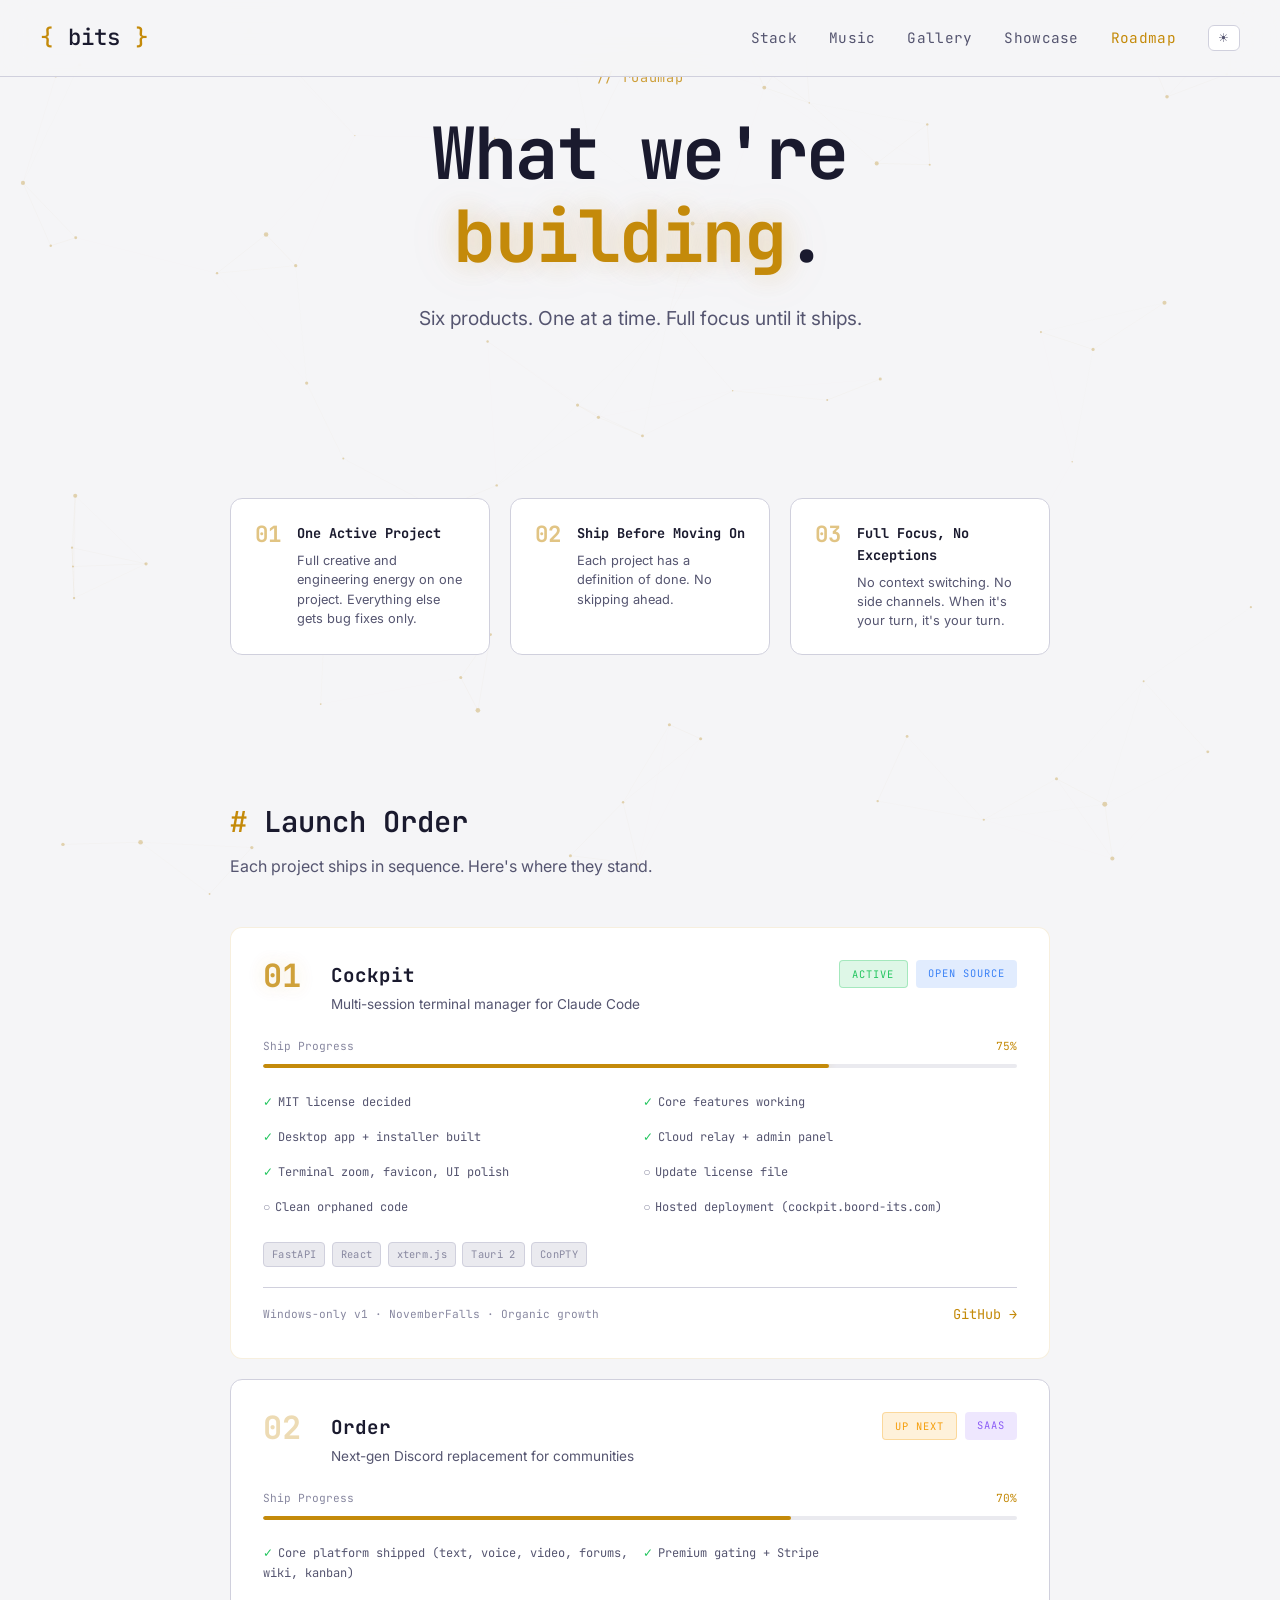
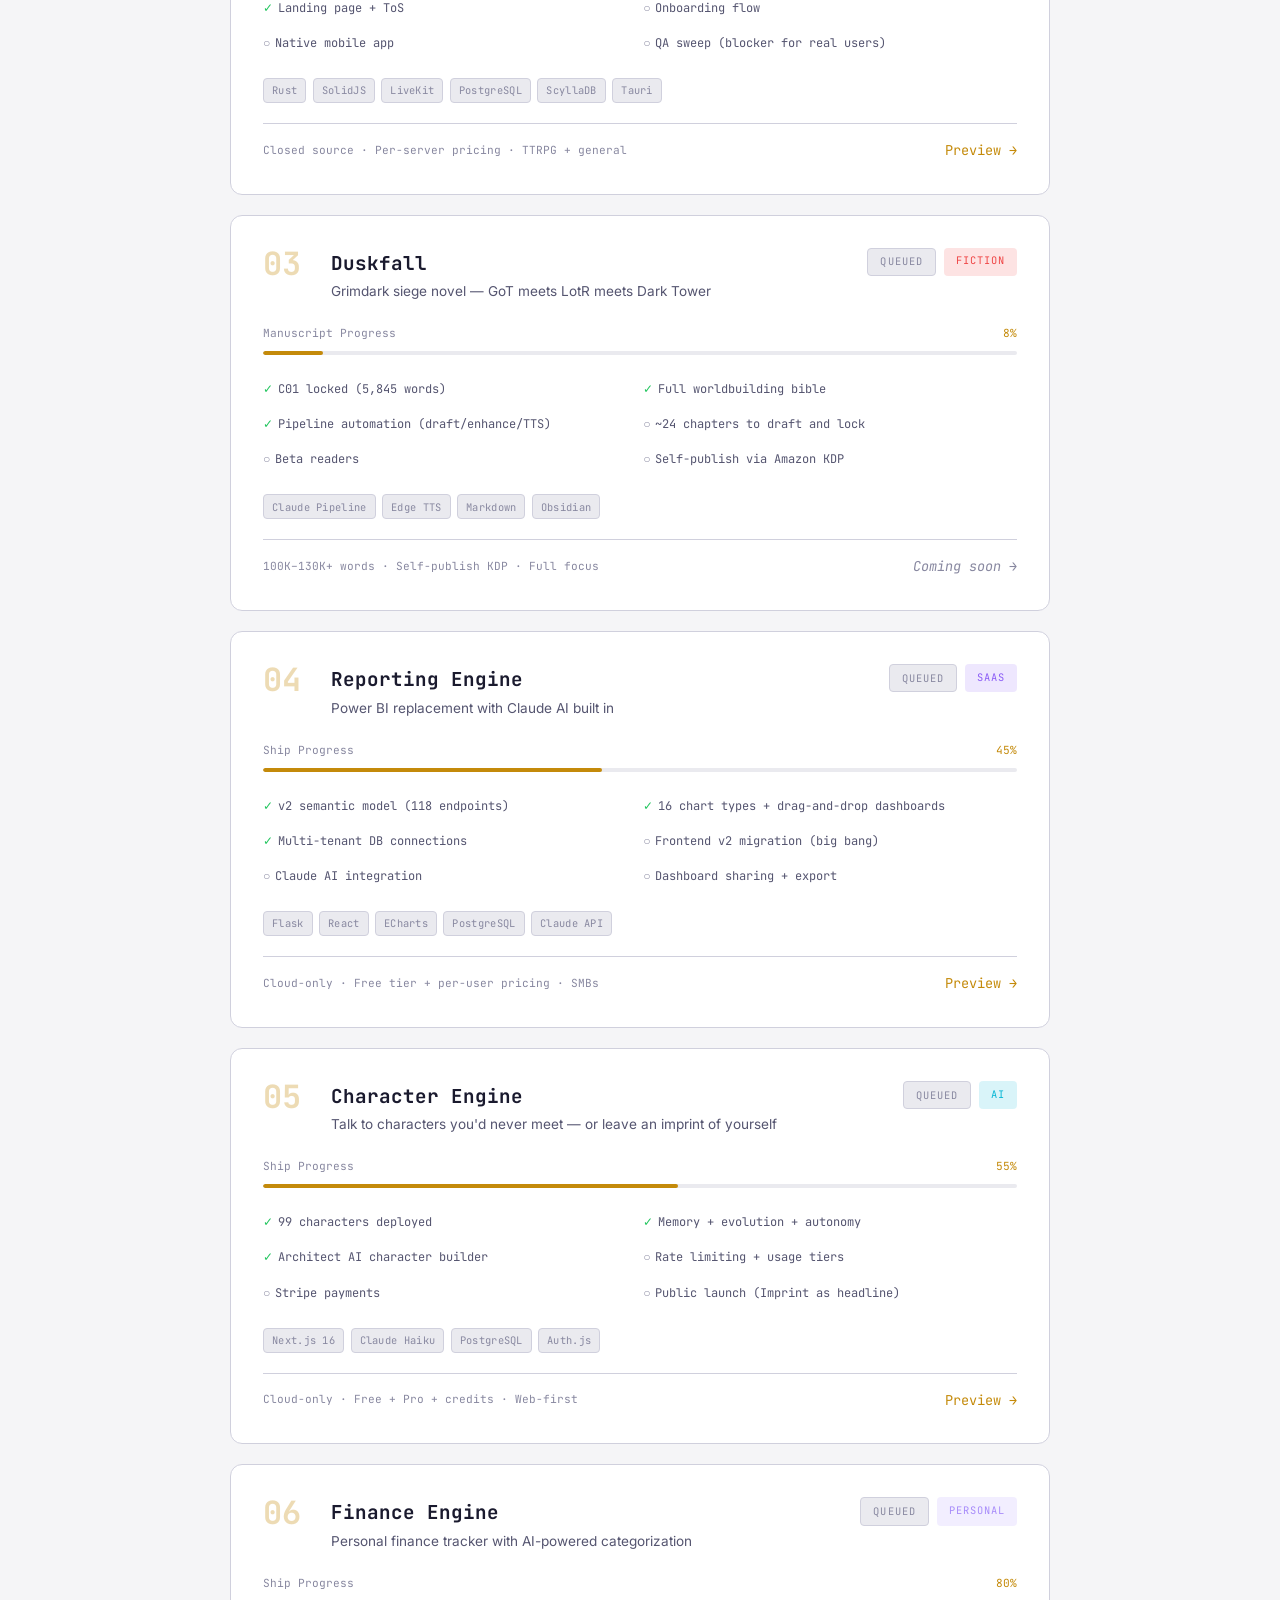
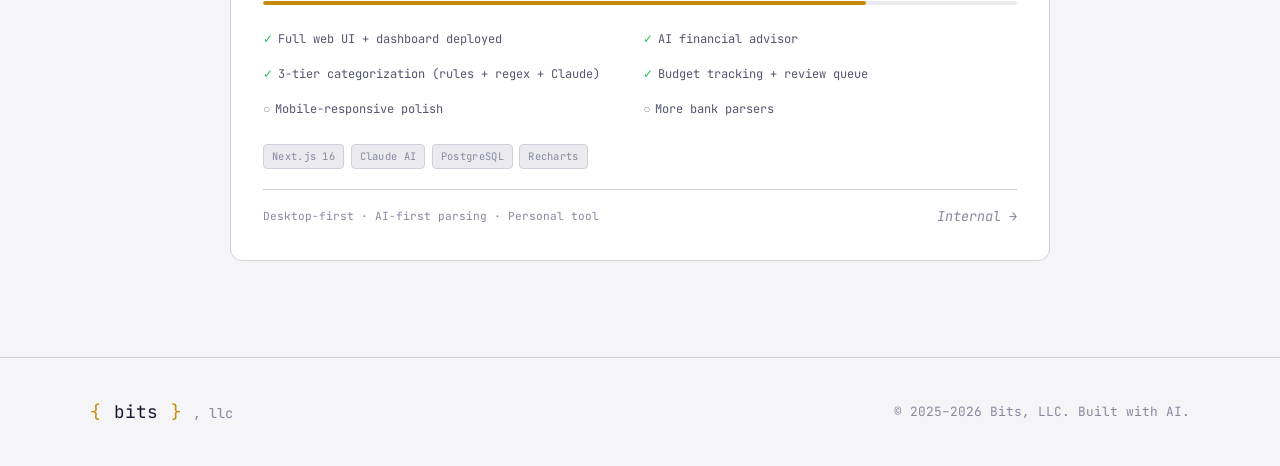
<file: roadmap.html>
<!DOCTYPE html>
<html lang="en">
<head>
  <meta charset="UTF-8">
  <meta name="viewport" content="width=device-width, initial-scale=1.0">
  <title>Roadmap | Bits, LLC</title>
  <meta name="description" content="What we're building and where each project stands. Six products, one at a time.">
  <link rel="stylesheet" href="styles.css">
  <link rel="preconnect" href="https://fonts.googleapis.com">
  <link rel="preconnect" href="https://fonts.gstatic.com" crossorigin>
  <link href="https://fonts.googleapis.com/css2?family=JetBrains+Mono:wght@300;400;500;700&family=Inter:wght@300;400;500;600&display=swap" rel="stylesheet">
</head>
<body>
  <canvas id="nodeGraph"></canvas>

  <!-- Navigation -->
  <nav class="nav">
    <a href="/" class="nav-logo" style="text-decoration:none;">
      <span class="logo-bracket">{</span>
      <span class="logo-text">bits</span>
      <span class="logo-bracket">}</span>
    </a>
    <div class="nav-links">
      <a href="/#stack">Stack</a>
      <a href="/#music">Music</a>
      <a href="/#gallery">Gallery</a>
      <a href="/#showcase">Showcase</a>
      <a href="/roadmap" class="nav-active">Roadmap</a>
      <button class="theme-toggle" id="themeToggle" title="Switch theme">
        <span id="themeIcon">&#9790;</span>
      </button>
    </div>
  </nav>

  <!-- Roadmap Hero -->
  <section class="roadmap-hero">
    <div class="roadmap-hero-content">
      <p class="hero-tag">// roadmap</p>
      <h1 class="hero-title">
        What we're <span class="glow">building</span>.
      </h1>
      <p class="hero-sub">
        Six products. One at a time. Full focus until it ships.
      </p>
    </div>
  </section>

  <!-- The Rules -->
  <section class="roadmap-section">
    <div class="roadmap-rules">
      <div class="rule">
        <span class="rule-num">01</span>
        <div>
          <h4>One Active Project</h4>
          <p>Full creative and engineering energy on one project. Everything else gets bug fixes only.</p>
        </div>
      </div>
      <div class="rule">
        <span class="rule-num">02</span>
        <div>
          <h4>Ship Before Moving On</h4>
          <p>Each project has a definition of done. No skipping ahead.</p>
        </div>
      </div>
      <div class="rule">
        <span class="rule-num">03</span>
        <div>
          <h4>Full Focus, No Exceptions</h4>
          <p>No context switching. No side channels. When it's your turn, it's your turn.</p>
        </div>
      </div>
    </div>
  </section>

  <!-- Project Cards -->
  <section class="roadmap-section">
    <h2 class="section-title"><span class="accent">#</span> Launch Order</h2>
    <p class="section-sub">Each project ships in sequence. Here's where they stand.</p>

    <div class="roadmap-grid">

      <!-- 1. Cockpit -->
      <div class="roadmap-card active-project">
        <div class="roadmap-card-header">
          <div class="roadmap-order">01</div>
          <div class="roadmap-card-title">
            <h3>Cockpit</h3>
            <p class="roadmap-oneliner">Multi-session terminal manager for Claude Code</p>
          </div>
          <div class="roadmap-badges">
            <span class="stage-badge stage-active">Active</span>
            <span class="type-badge type-oss">Open Source</span>
          </div>
        </div>
        <div class="roadmap-progress">
          <div class="progress-label">
            <span>Ship Progress</span>
            <span class="progress-pct">75%</span>
          </div>
          <div class="roadmap-bar">
            <div class="roadmap-bar-fill" style="width: 75%"></div>
          </div>
        </div>
        <div class="roadmap-criteria">
          <div class="criteria-item done">MIT license decided</div>
          <div class="criteria-item done">Core features working</div>
          <div class="criteria-item done">Desktop app + installer built</div>
          <div class="criteria-item done">Cloud relay + admin panel</div>
          <div class="criteria-item done">Terminal zoom, favicon, UI polish</div>
          <div class="criteria-item pending">Update license file</div>
          <div class="criteria-item pending">Clean orphaned code</div>
          <div class="criteria-item pending">Hosted deployment (cockpit.boord-its.com)</div>
        </div>
        <div class="roadmap-tags">
          <span class="showcase-tag">FastAPI</span>
          <span class="showcase-tag">React</span>
          <span class="showcase-tag">xterm.js</span>
          <span class="showcase-tag">Tauri 2</span>
          <span class="showcase-tag">ConPTY</span>
        </div>
        <div class="roadmap-card-footer">
          <span class="roadmap-scope">Windows-only v1 &middot; NovemberFalls &middot; Organic growth</span>
          <a href="https://github.com/NovemberFalls/claude-cockpit" target="_blank" class="showcase-link live">GitHub &rarr;</a>
        </div>
      </div>

      <!-- 2. Order -->
      <div class="roadmap-card">
        <div class="roadmap-card-header">
          <div class="roadmap-order">02</div>
          <div class="roadmap-card-title">
            <h3>Order</h3>
            <p class="roadmap-oneliner">Next-gen Discord replacement for communities</p>
          </div>
          <div class="roadmap-badges">
            <span class="stage-badge stage-waiting">Up Next</span>
            <span class="type-badge type-saas">SaaS</span>
          </div>
        </div>
        <div class="roadmap-progress">
          <div class="progress-label">
            <span>Ship Progress</span>
            <span class="progress-pct">70%</span>
          </div>
          <div class="roadmap-bar">
            <div class="roadmap-bar-fill" style="width: 70%"></div>
          </div>
        </div>
        <div class="roadmap-criteria">
          <div class="criteria-item done">Core platform shipped (text, voice, video, forums, wiki, kanban)</div>
          <div class="criteria-item done">Premium gating + Stripe</div>
          <div class="criteria-item done">Landing page + ToS</div>
          <div class="criteria-item pending">Onboarding flow</div>
          <div class="criteria-item pending">Native mobile app</div>
          <div class="criteria-item pending">QA sweep (blocker for real users)</div>
        </div>
        <div class="roadmap-tags">
          <span class="showcase-tag">Rust</span>
          <span class="showcase-tag">SolidJS</span>
          <span class="showcase-tag">LiveKit</span>
          <span class="showcase-tag">PostgreSQL</span>
          <span class="showcase-tag">ScyllaDB</span>
          <span class="showcase-tag">Tauri</span>
        </div>
        <div class="roadmap-card-footer">
          <span class="roadmap-scope">Closed source &middot; Per-server pricing &middot; TTRPG + general</span>
          <a href="https://order.boord-its.com" target="_blank" class="showcase-link live">Preview &rarr;</a>
        </div>
      </div>

      <!-- 3. Duskfall -->
      <div class="roadmap-card">
        <div class="roadmap-card-header">
          <div class="roadmap-order">03</div>
          <div class="roadmap-card-title">
            <h3>Duskfall</h3>
            <p class="roadmap-oneliner">Grimdark siege novel &mdash; GoT meets LotR meets Dark Tower</p>
          </div>
          <div class="roadmap-badges">
            <span class="stage-badge stage-queued">Queued</span>
            <span class="type-badge type-fiction">Fiction</span>
          </div>
        </div>
        <div class="roadmap-progress">
          <div class="progress-label">
            <span>Manuscript Progress</span>
            <span class="progress-pct">8%</span>
          </div>
          <div class="roadmap-bar">
            <div class="roadmap-bar-fill" style="width: 8%"></div>
          </div>
        </div>
        <div class="roadmap-criteria">
          <div class="criteria-item done">C01 locked (5,845 words)</div>
          <div class="criteria-item done">Full worldbuilding bible</div>
          <div class="criteria-item done">Pipeline automation (draft/enhance/TTS)</div>
          <div class="criteria-item pending">~24 chapters to draft and lock</div>
          <div class="criteria-item pending">Beta readers</div>
          <div class="criteria-item pending">Self-publish via Amazon KDP</div>
        </div>
        <div class="roadmap-tags">
          <span class="showcase-tag">Claude Pipeline</span>
          <span class="showcase-tag">Edge TTS</span>
          <span class="showcase-tag">Markdown</span>
          <span class="showcase-tag">Obsidian</span>
        </div>
        <div class="roadmap-card-footer">
          <span class="roadmap-scope">100K&ndash;130K+ words &middot; Self-publish KDP &middot; Full focus</span>
          <span class="showcase-link soon">Coming soon &rarr;</span>
        </div>
      </div>

      <!-- 4. Reporting Engine -->
      <div class="roadmap-card">
        <div class="roadmap-card-header">
          <div class="roadmap-order">04</div>
          <div class="roadmap-card-title">
            <h3>Reporting Engine</h3>
            <p class="roadmap-oneliner">Power BI replacement with Claude AI built in</p>
          </div>
          <div class="roadmap-badges">
            <span class="stage-badge stage-queued">Queued</span>
            <span class="type-badge type-saas">SaaS</span>
          </div>
        </div>
        <div class="roadmap-progress">
          <div class="progress-label">
            <span>Ship Progress</span>
            <span class="progress-pct">45%</span>
          </div>
          <div class="roadmap-bar">
            <div class="roadmap-bar-fill" style="width: 45%"></div>
          </div>
        </div>
        <div class="roadmap-criteria">
          <div class="criteria-item done">v2 semantic model (118 endpoints)</div>
          <div class="criteria-item done">16 chart types + drag-and-drop dashboards</div>
          <div class="criteria-item done">Multi-tenant DB connections</div>
          <div class="criteria-item pending">Frontend v2 migration (big bang)</div>
          <div class="criteria-item pending">Claude AI integration</div>
          <div class="criteria-item pending">Dashboard sharing + export</div>
        </div>
        <div class="roadmap-tags">
          <span class="showcase-tag">Flask</span>
          <span class="showcase-tag">React</span>
          <span class="showcase-tag">ECharts</span>
          <span class="showcase-tag">PostgreSQL</span>
          <span class="showcase-tag">Claude API</span>
        </div>
        <div class="roadmap-card-footer">
          <span class="roadmap-scope">Cloud-only &middot; Free tier + per-user pricing &middot; SMBs</span>
          <a href="https://reporting.boord-its.com" target="_blank" class="showcase-link live">Preview &rarr;</a>
        </div>
      </div>

      <!-- 5. Character Engine -->
      <div class="roadmap-card">
        <div class="roadmap-card-header">
          <div class="roadmap-order">05</div>
          <div class="roadmap-card-title">
            <h3>Character Engine</h3>
            <p class="roadmap-oneliner">Talk to characters you'd never meet &mdash; or leave an imprint of yourself</p>
          </div>
          <div class="roadmap-badges">
            <span class="stage-badge stage-queued">Queued</span>
            <span class="type-badge type-ai">AI</span>
          </div>
        </div>
        <div class="roadmap-progress">
          <div class="progress-label">
            <span>Ship Progress</span>
            <span class="progress-pct">55%</span>
          </div>
          <div class="roadmap-bar">
            <div class="roadmap-bar-fill" style="width: 55%"></div>
          </div>
        </div>
        <div class="roadmap-criteria">
          <div class="criteria-item done">99 characters deployed</div>
          <div class="criteria-item done">Memory + evolution + autonomy</div>
          <div class="criteria-item done">Architect AI character builder</div>
          <div class="criteria-item pending">Rate limiting + usage tiers</div>
          <div class="criteria-item pending">Stripe payments</div>
          <div class="criteria-item pending">Public launch (Imprint as headline)</div>
        </div>
        <div class="roadmap-tags">
          <span class="showcase-tag">Next.js 16</span>
          <span class="showcase-tag">Claude Haiku</span>
          <span class="showcase-tag">PostgreSQL</span>
          <span class="showcase-tag">Auth.js</span>
        </div>
        <div class="roadmap-card-footer">
          <span class="roadmap-scope">Cloud-only &middot; Free + Pro + credits &middot; Web-first</span>
          <a href="https://characters.boord-its.com" target="_blank" class="showcase-link live">Preview &rarr;</a>
        </div>
      </div>

      <!-- 6. Finance Engine -->
      <div class="roadmap-card">
        <div class="roadmap-card-header">
          <div class="roadmap-order">06</div>
          <div class="roadmap-card-title">
            <h3>Finance Engine</h3>
            <p class="roadmap-oneliner">Personal finance tracker with AI-powered categorization</p>
          </div>
          <div class="roadmap-badges">
            <span class="stage-badge stage-queued">Queued</span>
            <span class="type-badge type-personal">Personal</span>
          </div>
        </div>
        <div class="roadmap-progress">
          <div class="progress-label">
            <span>Ship Progress</span>
            <span class="progress-pct">80%</span>
          </div>
          <div class="roadmap-bar">
            <div class="roadmap-bar-fill" style="width: 80%"></div>
          </div>
        </div>
        <div class="roadmap-criteria">
          <div class="criteria-item done">Full web UI + dashboard deployed</div>
          <div class="criteria-item done">AI financial advisor</div>
          <div class="criteria-item done">3-tier categorization (rules + regex + Claude)</div>
          <div class="criteria-item done">Budget tracking + review queue</div>
          <div class="criteria-item pending">Mobile-responsive polish</div>
          <div class="criteria-item pending">More bank parsers</div>
        </div>
        <div class="roadmap-tags">
          <span class="showcase-tag">Next.js 16</span>
          <span class="showcase-tag">Claude AI</span>
          <span class="showcase-tag">PostgreSQL</span>
          <span class="showcase-tag">Recharts</span>
        </div>
        <div class="roadmap-card-footer">
          <span class="roadmap-scope">Desktop-first &middot; AI-first parsing &middot; Personal tool</span>
          <span class="showcase-link soon">Internal &rarr;</span>
        </div>
      </div>

    </div>
  </section>

  <!-- Footer -->
  <footer class="footer">
    <div class="footer-content">
      <div class="footer-logo">
        <span class="logo-bracket">{</span>
        <span class="logo-text">bits</span>
        <span class="logo-bracket">}</span>
        <span class="footer-llc">, llc</span>
      </div>
      <p class="footer-copy">&copy; 2025&ndash;2026 Bits, LLC. Built with AI.</p>
    </div>
  </footer>

  <script src="script.js"></script>
</body>
</html>
</file>
<file: styles.css>
/* ==========================================================================
   Bits, LLC - Obsidian / Wasp Dark Theme
   ========================================================================== */

:root {
  /* Core palette - Obsidian dark with Wasp amber accent */
  --bg-primary: #0a0a0f;
  --bg-secondary: #111118;
  --bg-card: #16161e;
  --bg-card-hover: #1c1c28;

  --text-primary: #e8e8ed;
  --text-secondary: #8888a0;
  --text-muted: #555568;

  --accent: #e6a817;
  --accent-glow: #e6a81766;
  --accent-dim: #e6a81733;

  --border: #2a2a3a;
  --border-hover: #3a3a50;

  --nav-bg: rgba(10, 10, 15, 0.85);

  /* Typography */
  --font-mono: 'JetBrains Mono', 'Fira Code', monospace;
  --font-sans: 'Inter', -apple-system, BlinkMacSystemFont, sans-serif;
}

/* ==========================================================================
   Theme: Light
   ========================================================================== */

[data-theme="light"] {
  --bg-primary: #f5f5f7;
  --bg-secondary: #eaeaef;
  --bg-card: #ffffff;
  --bg-card-hover: #f0f0f5;

  --text-primary: #1a1a2e;
  --text-secondary: #555570;
  --text-muted: #8888a0;

  --accent: #c48a0a;
  --accent-glow: #c48a0a44;
  --accent-dim: #c48a0a22;

  --border: #d0d0dd;
  --border-hover: #b0b0c0;

  --nav-bg: rgba(245, 245, 247, 0.9);
}

/* ==========================================================================
   Theme: Terminal
   ========================================================================== */

[data-theme="terminal"] {
  --bg-primary: #0a0a0a;
  --bg-secondary: #0f0f0f;
  --bg-card: #111111;
  --bg-card-hover: #1a1a1a;

  --text-primary: #33ff33;
  --text-secondary: #22aa22;
  --text-muted: #117711;

  --accent: #00ff41;
  --accent-glow: #00ff4166;
  --accent-dim: #00ff4133;

  --border: #1a3a1a;
  --border-hover: #2a5a2a;

  --nav-bg: rgba(10, 10, 10, 0.92);

  --font-sans: 'JetBrains Mono', 'Fira Code', monospace;
}

[data-theme="terminal"] body::after {
  content: '';
  position: fixed;
  top: 0;
  left: 0;
  width: 100%;
  height: 100%;
  pointer-events: none;
  z-index: 9999;
  background: repeating-linear-gradient(
    0deg,
    transparent,
    transparent 2px,
    rgba(0, 255, 65, 0.03) 2px,
    rgba(0, 255, 65, 0.03) 4px
  );
}

/* Reset */
*, *::before, *::after {
  margin: 0;
  padding: 0;
  box-sizing: border-box;
}

html {
  scroll-behavior: smooth;
  scroll-padding-top: 80px;
}

body {
  font-family: var(--font-sans);
  background: var(--bg-primary);
  color: var(--text-primary);
  line-height: 1.6;
  overflow-x: hidden;
}

/* Canvas background */
#nodeGraph {
  position: fixed;
  top: 0;
  left: 0;
  width: 100%;
  height: 100%;
  z-index: 0;
  pointer-events: none;
}

/* ==========================================================================
   Navigation
   ========================================================================== */

.nav {
  position: fixed;
  top: 0;
  left: 0;
  right: 0;
  z-index: 100;
  display: flex;
  justify-content: space-between;
  align-items: center;
  padding: 1.25rem 2.5rem;
  background: var(--nav-bg);
  backdrop-filter: blur(20px);
  border-bottom: 1px solid var(--border);
}

.nav-logo {
  font-family: var(--font-mono);
  font-size: 1.4rem;
  font-weight: 500;
  user-select: none;
}

.logo-bracket {
  color: var(--accent);
}

.logo-text {
  color: var(--text-primary);
  margin: 0 2px;
}

.nav-links {
  display: flex;
  gap: 2rem;
  align-items: center;
}

.nav-links a {
  color: var(--text-secondary);
  text-decoration: none;
  font-size: 0.9rem;
  font-family: var(--font-mono);
  transition: color 0.25s ease;
  letter-spacing: 0.02em;
}

.nav-links a:hover {
  color: var(--text-primary);
}

.nav-data-link {
  color: var(--accent) !important;
  opacity: 0.7;
  transition: opacity 0.25s ease, color 0.25s ease;
}

.nav-data-link:hover {
  opacity: 1 !important;
}

/* Theme Toggle */
.theme-toggle {
  background: var(--bg-card);
  border: 1px solid var(--border);
  border-radius: 6px;
  padding: 0.4rem 0.6rem;
  cursor: pointer;
  color: var(--text-secondary);
  font-family: var(--font-mono);
  font-size: 0.75rem;
  transition: all 0.25s ease;
  display: flex;
  align-items: center;
  gap: 0.35rem;
  line-height: 1;
}

.theme-toggle:hover {
  border-color: var(--border-hover);
  color: var(--text-primary);
}

/* ==========================================================================
   Hero
   ========================================================================== */

.hero {
  position: relative;
  z-index: 1;
  min-height: 100vh;
  display: flex;
  align-items: center;
  justify-content: center;
  padding: 2rem;
}

.hero-content {
  text-align: center;
  max-width: 700px;
}

.hero-tag {
  font-family: var(--font-mono);
  color: var(--accent);
  font-size: 0.85rem;
  margin-bottom: 1.5rem;
  opacity: 0.8;
  letter-spacing: 0.05em;
}

.hero-title {
  font-family: var(--font-mono);
  font-size: clamp(2.5rem, 6vw, 4.5rem);
  font-weight: 700;
  line-height: 1.15;
  margin-bottom: 1.5rem;
  letter-spacing: -0.02em;
}

.glow {
  color: var(--accent);
  text-shadow: 0 0 30px var(--accent-glow), 0 0 60px var(--accent-dim);
}

.hero-sub {
  font-size: 1.2rem;
  color: var(--text-secondary);
  line-height: 1.7;
  margin-bottom: 3rem;
}

.hero-prompt {
  display: inline-flex;
  align-items: center;
  gap: 0.5rem;
  background: var(--bg-secondary);
  border: 1px solid var(--border);
  border-radius: 8px;
  padding: 0.85rem 1.5rem;
  font-family: var(--font-mono);
  font-size: 0.9rem;
}

.prompt-caret {
  color: var(--accent);
}

.prompt-text {
  color: var(--text-secondary);
}

.prompt-cursor {
  color: var(--accent);
  animation: blink 1s step-end infinite;
}

@keyframes blink {
  50% { opacity: 0; }
}

/* ==========================================================================
   Sections (shared)
   ========================================================================== */

.stack, .showcase, .about, .music, .gallery {
  position: relative;
  z-index: 1;
  padding: 6rem 2.5rem;
  max-width: 1100px;
  margin: 0 auto;
}

.section-title {
  font-family: var(--font-mono);
  font-size: 1.8rem;
  font-weight: 600;
  margin-bottom: 0.5rem;
}

.accent {
  color: var(--accent);
}

.section-sub {
  color: var(--text-secondary);
  font-size: 1rem;
  margin-bottom: 3rem;
}

/* ==========================================================================
   Stack Grid
   ========================================================================== */

.stack-grid {
  display: grid;
  grid-template-columns: repeat(auto-fit, minmax(240px, 1fr));
  gap: 1.25rem;
}

.stack-card {
  background: var(--bg-card);
  border: 1px solid var(--border);
  border-radius: 12px;
  padding: 2rem;
  transition: all 0.3s ease;
  position: relative;
  overflow: hidden;
}

.stack-card::before {
  content: '';
  position: absolute;
  top: 0;
  left: 0;
  right: 0;
  height: 2px;
  background: var(--accent);
  opacity: 0;
  transition: opacity 0.3s ease;
}

.stack-card:hover {
  background: var(--bg-card-hover);
  border-color: var(--border-hover);
  transform: translateY(-2px);
}

.stack-card:hover::before {
  opacity: 1;
}

.card-icon {
  width: 40px;
  height: 40px;
  color: var(--accent);
  margin-bottom: 1.25rem;
}

.card-icon svg {
  width: 100%;
  height: 100%;
}

.stack-card h3 {
  font-family: var(--font-mono);
  font-size: 1.15rem;
  margin-bottom: 0.25rem;
}

.card-role {
  font-family: var(--font-mono);
  font-size: 0.75rem;
  color: var(--accent);
  text-transform: uppercase;
  letter-spacing: 0.1em;
  margin-bottom: 0.75rem;
}

.card-desc {
  color: var(--text-secondary);
  font-size: 0.9rem;
  line-height: 1.5;
}

/* ==========================================================================
   Showcase Grid
   ========================================================================== */

.showcase-grid {
  display: grid;
  grid-template-columns: repeat(2, 1fr);
  gap: 1.25rem;
}

.showcase-item {
  background: var(--bg-card);
  border: 1px solid var(--border);
  border-radius: 12px;
  padding: 2rem;
  transition: all 0.3s ease;
  display: flex;
  flex-direction: column;
}

.showcase-item:hover {
  border-color: var(--border-hover);
  transform: translateY(-2px);
}

.showcase-item.featured {
  grid-column: 1 / -1;
  border-color: var(--accent-dim);
}

.showcase-item.featured:hover {
  border-color: var(--accent);
  box-shadow: 0 0 30px var(--accent-dim);
}

.showcase-badge {
  font-family: var(--font-mono);
  font-size: 0.7rem;
  text-transform: uppercase;
  letter-spacing: 0.12em;
  color: var(--text-muted);
  background: var(--bg-secondary);
  padding: 0.3rem 0.75rem;
  border-radius: 4px;
  width: fit-content;
  margin-bottom: 1rem;
}

.badge-data {
  color: var(--accent);
  background: var(--accent-dim);
}

.showcase-item h3 {
  font-family: var(--font-mono);
  font-size: 1.1rem;
  margin-bottom: 0.5rem;
}

.showcase-item p {
  color: var(--text-secondary);
  font-size: 0.9rem;
  line-height: 1.5;
  flex: 1;
  margin-bottom: 1rem;
}

.showcase-link {
  font-family: var(--font-mono);
  font-size: 0.85rem;
  color: var(--text-muted);
  text-decoration: none;
  transition: color 0.25s ease;
}

.showcase-link.live {
  color: var(--accent);
}

.showcase-link.live:hover {
  text-shadow: 0 0 10px var(--accent-glow);
}

.showcase-link.soon {
  color: var(--text-muted);
  font-style: italic;
}

/* Showcase tech tags */
.showcase-tags {
  display: flex;
  flex-wrap: wrap;
  gap: 0.4rem;
  margin-bottom: 1rem;
}

.showcase-tag {
  font-family: var(--font-mono);
  font-size: 0.65rem;
  padding: 0.2rem 0.5rem;
  background: var(--bg-secondary);
  border: 1px solid var(--border);
  border-radius: 4px;
  color: var(--text-muted);
  letter-spacing: 0.03em;
}

/* Showcase module highlights */
.showcase-modules {
  display: flex;
  flex-wrap: wrap;
  gap: 0.5rem;
  margin-bottom: 1rem;
}

.showcase-module {
  font-family: var(--font-mono);
  font-size: 0.7rem;
  color: var(--accent);
  opacity: 0.8;
}

.showcase-module::before {
  content: '>';
  margin-right: 0.3rem;
  opacity: 0.5;
}

/* Badge variants */
.badge-platform {
  color: #8b5cf6;
  background: rgba(139, 92, 246, 0.15);
}

.badge-web {
  color: #3b82f6;
  background: rgba(59, 130, 246, 0.15);
}

.badge-fiction {
  color: #ef4444;
  background: rgba(239, 68, 68, 0.15);
}

/* ==========================================================================
   Music Player
   ========================================================================== */

.genre-filters {
  display: flex;
  gap: 0.5rem;
  margin-bottom: 2rem;
  flex-wrap: wrap;
}

.genre-btn {
  font-family: var(--font-mono);
  font-size: 0.8rem;
  padding: 0.5rem 1rem;
  background: var(--bg-card);
  border: 1px solid var(--border);
  border-radius: 6px;
  color: var(--text-secondary);
  cursor: pointer;
  transition: all 0.25s ease;
}

.genre-btn:hover {
  border-color: var(--border-hover);
  color: var(--text-primary);
}

.genre-btn.active {
  background: var(--accent-dim);
  border-color: var(--accent);
  color: var(--accent);
}

.now-playing {
  background: var(--bg-card);
  border: 1px solid var(--border);
  border-radius: 12px;
  padding: 1.5rem 2rem;
  margin-bottom: 1.5rem;
  display: flex;
  align-items: center;
  gap: 2rem;
  flex-wrap: wrap;
}

.np-info {
  display: flex;
  flex-direction: column;
  min-width: 180px;
}

.np-label {
  font-family: var(--font-mono);
  font-size: 0.65rem;
  text-transform: uppercase;
  letter-spacing: 0.12em;
  color: var(--accent);
  margin-bottom: 0.25rem;
}

.np-title {
  font-family: var(--font-mono);
  font-size: 1.05rem;
  color: var(--text-primary);
}

.np-genre {
  font-size: 0.8rem;
  color: var(--text-muted);
  margin-top: 0.15rem;
}

.np-controls {
  display: flex;
  align-items: center;
  gap: 0.75rem;
}

.np-btn {
  background: none;
  border: none;
  color: var(--text-secondary);
  cursor: pointer;
  padding: 0.4rem;
  display: flex;
  align-items: center;
  justify-content: center;
  transition: color 0.2s ease;
  border-radius: 50%;
}

.np-btn:hover {
  color: var(--text-primary);
}

.np-play {
  width: 48px;
  height: 48px;
  border: 2px solid var(--accent) !important;
  border-radius: 50%;
  color: var(--accent);
}

.np-play:hover {
  background: var(--accent-dim);
  color: var(--accent);
}

.np-play.playing svg {
  display: none;
}

.np-play.playing::after {
  content: '❚❚';
  font-size: 14px;
  letter-spacing: 2px;
}

.np-progress {
  flex: 1;
  min-width: 200px;
}

.progress-bar {
  height: 4px;
  background: var(--bg-secondary);
  border-radius: 2px;
  cursor: pointer;
  position: relative;
  overflow: hidden;
}

.progress-bar:hover {
  height: 6px;
}

.progress-fill {
  height: 100%;
  background: var(--accent);
  border-radius: 2px;
  width: 0%;
  transition: width 0.1s linear;
}

.progress-times {
  display: flex;
  justify-content: space-between;
  font-family: var(--font-mono);
  font-size: 0.7rem;
  color: var(--text-muted);
  margin-top: 0.4rem;
}

.track-list {
  display: flex;
  flex-direction: column;
  gap: 2px;
}

.track {
  display: flex;
  align-items: center;
  gap: 1rem;
  padding: 0.85rem 1.25rem;
  background: var(--bg-card);
  border: 1px solid transparent;
  border-radius: 8px;
  cursor: pointer;
  transition: all 0.2s ease;
}

.track:hover {
  background: var(--bg-card-hover);
  border-color: var(--border);
}

.track.active {
  border-color: var(--accent-dim);
  background: var(--bg-card-hover);
}

.track.active .track-name {
  color: var(--accent);
}

.track-num {
  font-family: var(--font-mono);
  font-size: 0.75rem;
  color: var(--text-muted);
  min-width: 24px;
}

.track-info {
  flex: 1;
  display: flex;
  flex-direction: column;
}

.track-name {
  font-family: var(--font-mono);
  font-size: 0.9rem;
  color: var(--text-primary);
  transition: color 0.2s ease;
}

.track-genre {
  font-size: 0.75rem;
  color: var(--text-muted);
}

.track-play {
  color: var(--text-muted);
  font-size: 0.8rem;
  transition: color 0.2s ease;
}

.track:hover .track-play,
.track.active .track-play {
  color: var(--accent);
}

.track.hidden {
  display: none;
}

/* ==========================================================================
   Image Gallery
   ========================================================================== */

.gallery-grid {
  display: grid;
  grid-template-columns: repeat(auto-fill, minmax(220px, 1fr));
  gap: 1rem;
}

.gallery-item {
  position: relative;
  border-radius: 10px;
  overflow: hidden;
  cursor: pointer;
  aspect-ratio: 1;
  border: 1px solid var(--border);
  transition: all 0.3s ease;
}

.gallery-item:hover {
  border-color: var(--accent);
  transform: scale(1.02);
  box-shadow: 0 0 20px var(--accent-dim);
}

.gallery-item img {
  width: 100%;
  height: 100%;
  object-fit: cover;
  transition: transform 0.3s ease;
}

.gallery-item:hover img {
  transform: scale(1.05);
}

.gallery-item::after {
  content: attr(data-title);
  position: absolute;
  bottom: 0;
  left: 0;
  right: 0;
  padding: 2rem 0.75rem 0.75rem;
  background: linear-gradient(transparent, rgba(0,0,0,0.85));
  font-family: var(--font-mono);
  font-size: 0.75rem;
  color: var(--text-primary);
  opacity: 0;
  transition: opacity 0.3s ease;
}

.gallery-item:hover::after {
  opacity: 1;
}

/* ==========================================================================
   Lightbox
   ========================================================================== */

.lightbox {
  position: fixed;
  top: 0;
  left: 0;
  right: 0;
  bottom: 0;
  z-index: 1000;
  background: rgba(0, 0, 0, 0.95);
  display: flex;
  align-items: center;
  justify-content: center;
  opacity: 0;
  pointer-events: none;
  transition: opacity 0.3s ease;
}

.lightbox.open {
  opacity: 1;
  pointer-events: auto;
}

.lb-content {
  max-width: 90vw;
  max-height: 90vh;
  display: flex;
  flex-direction: column;
  align-items: center;
}

.lb-content img {
  max-width: 90vw;
  max-height: 80vh;
  object-fit: contain;
  border-radius: 8px;
}

.lb-title {
  font-family: var(--font-mono);
  color: var(--text-secondary);
  font-size: 0.9rem;
  margin-top: 1rem;
}

.lb-close,
.lb-prev,
.lb-next {
  position: fixed;
  background: none;
  border: none;
  color: var(--text-secondary);
  font-size: 2rem;
  cursor: pointer;
  padding: 1rem;
  transition: color 0.2s ease;
  z-index: 1001;
}

.lb-close:hover,
.lb-prev:hover,
.lb-next:hover {
  color: var(--accent);
}

.lb-close {
  top: 1rem;
  right: 1.5rem;
  font-size: 2.5rem;
}

.lb-prev {
  left: 1rem;
  top: 50%;
  transform: translateY(-50%);
  font-size: 3rem;
}

.lb-next {
  right: 1rem;
  top: 50%;
  transform: translateY(-50%);
  font-size: 3rem;
}

/* ==========================================================================
   About
   ========================================================================== */

.about {
  border-top: 1px solid var(--border);
}

.about-content {
  max-width: 650px;
}

.about-text p {
  color: var(--text-secondary);
  font-size: 1.05rem;
  line-height: 1.75;
  margin-bottom: 1.25rem;
}

.about-text strong {
  color: var(--text-primary);
}

.about-tagline {
  font-family: var(--font-mono);
  color: var(--accent) !important;
  font-size: 1rem !important;
  margin-top: 1.5rem;
}

/* ==========================================================================
   Footer
   ========================================================================== */

.footer {
  position: relative;
  z-index: 1;
  border-top: 1px solid var(--border);
  padding: 2.5rem;
}

.footer-content {
  max-width: 1100px;
  margin: 0 auto;
  display: flex;
  justify-content: space-between;
  align-items: center;
}

.footer-logo {
  font-family: var(--font-mono);
  font-size: 1.1rem;
}

.footer-llc {
  color: var(--text-muted);
  font-size: 0.85rem;
}

.footer-copy {
  color: var(--text-muted);
  font-size: 0.8rem;
  font-family: var(--font-mono);
}

/* ==========================================================================
   Responsive
   ========================================================================== */

@media (max-width: 768px) {
  .nav {
    padding: 1rem 1.5rem;
  }

  .nav-links {
    gap: 1.25rem;
  }

  .nav-links a {
    font-size: 0.8rem;
  }

  .stack, .showcase, .about, .music, .gallery {
    padding: 4rem 1.5rem;
  }

  .now-playing {
    flex-direction: column;
    align-items: stretch;
    gap: 1rem;
  }

  .np-controls {
    justify-content: center;
  }

  .showcase-grid {
    grid-template-columns: 1fr;
  }

  .showcase-item.featured {
    grid-column: auto;
  }

  .gallery-grid {
    grid-template-columns: repeat(auto-fill, minmax(150px, 1fr));
  }

  .hero-prompt {
    font-size: 0.8rem;
    padding: 0.7rem 1rem;
  }

  .footer-content {
    flex-direction: column;
    gap: 0.75rem;
    text-align: center;
  }
}

@media (max-width: 480px) {
  .nav-links {
    gap: 0.75rem;
  }

  .stack-grid, .showcase-grid {
    grid-template-columns: 1fr;
  }
}

/* ==========================================================================
   Animations - fade in on scroll
   ========================================================================== */

.stack-card,
.showcase-item,
.gallery-item,
.rule {
  opacity: 0;
  transform: translateY(20px);
  transition: opacity 0.5s ease, transform 0.5s ease, background 0.3s ease, border-color 0.3s ease;
}

.stack-card.visible,
.showcase-item.visible,
.gallery-item.visible,
.roadmap-card.visible,
.rule.visible {
  opacity: 1;
  transform: translateY(0);
}

/* ==========================================================================
   Roadmap Page
   ========================================================================== */

.roadmap-hero {
  position: relative;
  z-index: 1;
  min-height: 50vh;
  display: flex;
  align-items: center;
  justify-content: center;
  padding: 2rem;
}

.roadmap-hero-content {
  text-align: center;
  max-width: 700px;
}

.roadmap-section {
  position: relative;
  z-index: 1;
  padding: 3rem 2.5rem 6rem;
  max-width: 900px;
  margin: 0 auto;
}

/* Rules strip */
.roadmap-rules {
  display: grid;
  grid-template-columns: repeat(3, 1fr);
  gap: 1.25rem;
}

.rule {
  background: var(--bg-card);
  border: 1px solid var(--border);
  border-radius: 12px;
  padding: 1.5rem;
  display: flex;
  gap: 1rem;
  align-items: flex-start;
}

.rule-num {
  font-family: var(--font-mono);
  font-size: 1.4rem;
  font-weight: 700;
  color: var(--accent);
  opacity: 0.5;
  line-height: 1;
  flex-shrink: 0;
}

.rule h4 {
  font-family: var(--font-mono);
  font-size: 0.85rem;
  margin-bottom: 0.4rem;
  color: var(--text-primary);
}

.rule p {
  font-size: 0.8rem;
  color: var(--text-secondary);
  line-height: 1.5;
}

/* Project cards */
.roadmap-grid {
  display: flex;
  flex-direction: column;
  gap: 1.25rem;
}

.roadmap-card {
  background: var(--bg-card);
  border: 1px solid var(--border);
  border-radius: 12px;
  padding: 2rem;
  transition: all 0.3s ease;
  opacity: 0;
  transform: translateY(20px);
}

.roadmap-card:hover {
  border-color: var(--border-hover);
}

.roadmap-card.active-project {
  border-color: var(--accent-dim);
}

.roadmap-card.active-project:hover {
  border-color: var(--accent);
  box-shadow: 0 0 30px var(--accent-dim);
}

.roadmap-card-header {
  display: flex;
  align-items: flex-start;
  gap: 1.25rem;
  margin-bottom: 1.5rem;
}

.roadmap-order {
  font-family: var(--font-mono);
  font-size: 2rem;
  font-weight: 700;
  color: var(--accent);
  opacity: 0.3;
  line-height: 1;
  flex-shrink: 0;
  min-width: 48px;
}

.active-project .roadmap-order {
  opacity: 0.8;
  text-shadow: 0 0 20px var(--accent-glow);
}

.roadmap-card-title {
  flex: 1;
}

.roadmap-card-title h3 {
  font-family: var(--font-mono);
  font-size: 1.2rem;
  margin-bottom: 0.25rem;
}

.roadmap-oneliner {
  font-size: 0.85rem;
  color: var(--text-secondary);
  line-height: 1.4;
}

.roadmap-badges {
  display: flex;
  gap: 0.5rem;
  flex-shrink: 0;
}

/* Stage badges */
.stage-badge {
  font-family: var(--font-mono);
  font-size: 0.65rem;
  text-transform: uppercase;
  letter-spacing: 0.1em;
  padding: 0.3rem 0.75rem;
  border-radius: 4px;
  white-space: nowrap;
}

.stage-active {
  color: #22c55e;
  background: rgba(34, 197, 94, 0.15);
  border: 1px solid rgba(34, 197, 94, 0.3);
}

.stage-waiting {
  color: #f59e0b;
  background: rgba(245, 158, 11, 0.15);
  border: 1px solid rgba(245, 158, 11, 0.3);
}

.stage-queued {
  color: var(--text-muted);
  background: var(--bg-secondary);
  border: 1px solid var(--border);
}

/* Type badges */
.type-badge {
  font-family: var(--font-mono);
  font-size: 0.65rem;
  text-transform: uppercase;
  letter-spacing: 0.1em;
  padding: 0.3rem 0.75rem;
  border-radius: 4px;
  white-space: nowrap;
}

.type-oss {
  color: #3b82f6;
  background: rgba(59, 130, 246, 0.15);
}

.type-saas {
  color: #8b5cf6;
  background: rgba(139, 92, 246, 0.15);
}

.type-fiction {
  color: #ef4444;
  background: rgba(239, 68, 68, 0.15);
}

.type-ai {
  color: #06b6d4;
  background: rgba(6, 182, 212, 0.15);
}

.type-personal {
  color: #a78bfa;
  background: rgba(167, 139, 250, 0.15);
}

/* Progress bar */
.roadmap-progress {
  margin-bottom: 1.25rem;
}

.progress-label {
  display: flex;
  justify-content: space-between;
  font-family: var(--font-mono);
  font-size: 0.7rem;
  color: var(--text-muted);
  margin-bottom: 0.5rem;
}

.progress-pct {
  color: var(--accent);
}

.roadmap-bar {
  height: 4px;
  background: var(--bg-secondary);
  border-radius: 2px;
  overflow: hidden;
}

.roadmap-bar-fill {
  height: 100%;
  background: var(--accent);
  border-radius: 2px;
  transition: width 1s ease;
}

.active-project .roadmap-bar-fill {
  box-shadow: 0 0 8px var(--accent-glow);
}

/* Criteria checklist */
.roadmap-criteria {
  display: grid;
  grid-template-columns: 1fr 1fr;
  gap: 0.4rem;
  margin-bottom: 1.25rem;
}

.criteria-item {
  font-family: var(--font-mono);
  font-size: 0.75rem;
  padding: 0.3rem 0;
  color: var(--text-secondary);
}

.criteria-item.done::before {
  content: '\2713 ';
  color: #22c55e;
  margin-right: 0.3rem;
}

.criteria-item.pending::before {
  content: '\25CB ';
  color: var(--text-muted);
  margin-right: 0.3rem;
}

/* Tags reuse showcase-tag from main styles */
.roadmap-tags {
  display: flex;
  flex-wrap: wrap;
  gap: 0.4rem;
  margin-bottom: 1.25rem;
}

/* Card footer */
.roadmap-card-footer {
  display: flex;
  justify-content: space-between;
  align-items: center;
  padding-top: 1rem;
  border-top: 1px solid var(--border);
}

.roadmap-scope {
  font-family: var(--font-mono);
  font-size: 0.7rem;
  color: var(--text-muted);
}

/* Nav active state */
.nav-active {
  color: var(--accent) !important;
}

/* Responsive roadmap */
@media (max-width: 768px) {
  .roadmap-section {
    padding: 2rem 1.5rem 4rem;
  }

  .roadmap-rules {
    grid-template-columns: 1fr;
  }

  .roadmap-card-header {
    flex-wrap: wrap;
  }

  .roadmap-badges {
    width: 100%;
  }

  .roadmap-criteria {
    grid-template-columns: 1fr;
  }

  .roadmap-card-footer {
    flex-direction: column;
    gap: 0.75rem;
    align-items: flex-start;
  }
}
</file>
